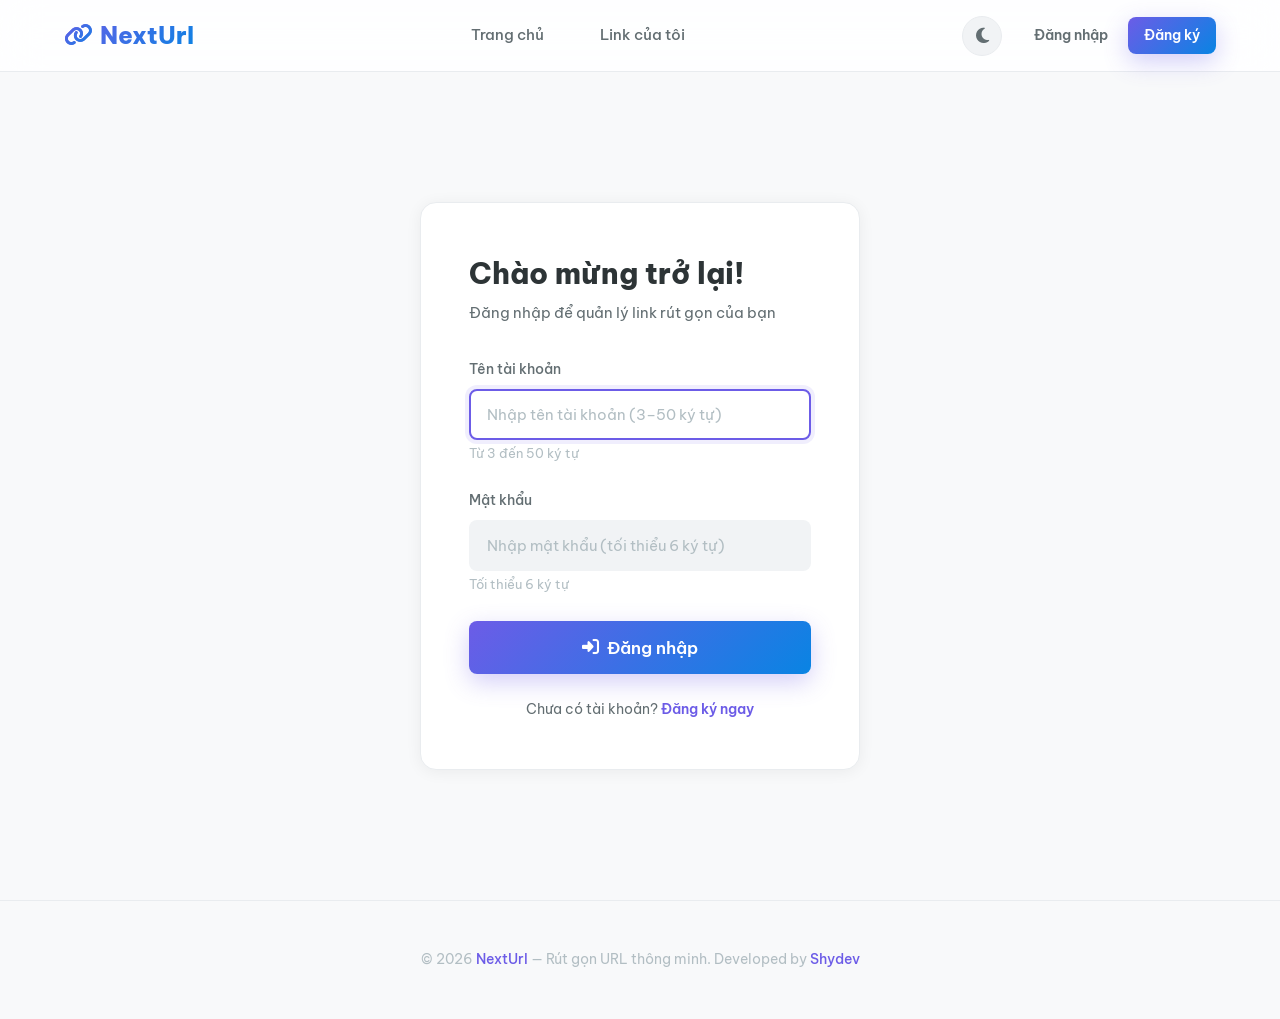
<file: dashboard.html>
<!DOCTYPE html>
<html lang="vi">
<head>
  <meta charset="UTF-8">
  <meta name="viewport" content="width=device-width, initial-scale=1.0">
  <title>Dashboard - Quản lý link rút gọn | NextUrl</title>
  <meta name="description" content="Quản lý tất cả link rút gọn của bạn tại một nơi. Xem thống kê, analytics và tạo link mới dễ dàng.">
  <meta name="robots" content="noindex, nofollow">
  
  <!-- Open Graph -->
  <meta property="og:type" content="website">
  <meta property="og:title" content="Dashboard - Quản lý link rút gọn">
  <meta property="og:description" content="Quản lý tất cả link rút gọn của bạn tại một nơi. Xem thống kê, analytics và tạo link mới dễ dàng.">
  
  <!-- Favicon -->
  <link rel="icon" type="image/svg+xml" href="favicon.svg">
  <link rel="icon" type="image/x-icon" href="favicon.ico">
  <link rel="apple-touch-icon" sizes="180x180" href="apple-touch-icon.png">
  <link rel="manifest" href="site.webmanifest">
  <meta name="theme-color" content="#6C5CE7">

  <!-- Google Fonts -->
  <link rel="preconnect" href="https://fonts.googleapis.com">
  <link rel="preconnect" href="https://fonts.gstatic.com" crossorigin>
  <link href="https://fonts.googleapis.com/css2?family=Be+Vietnam+Pro:wght@300;400;500;600;700;800&display=swap" rel="stylesheet">

  <!-- Font Awesome Icons -->
  <link rel="stylesheet" href="https://cdnjs.cloudflare.com/ajax/libs/font-awesome/6.5.1/css/all.min.css">

  <!-- Stylesheets -->
  <link rel="stylesheet" href="css/style.css">
  <link rel="stylesheet" href="css/responsive.css">
</head>
<body data-page="dashboard">
  <div class="page-wrapper">

    <!-- ===== NAVBAR ===== -->
    <nav class="navbar">
      <div class="container">
        <a href="index.html" class="nav-brand">
          <i class="fa-solid fa-link"></i>
          NextUrl
        </a>

        <div class="nav-links" id="nav-links">
          <a href="index.html">Trang chủ</a>
          <a href="dashboard.html" class="active">Link của tôi</a>
        </div>

        <div class="nav-actions">
          <button class="theme-toggle" id="theme-toggle" aria-label="Chuyển đổi giao diện">
            <i class="fa-solid fa-moon"></i>
          </button>
          <div id="auth-actions"></div>
          <button class="nav-mobile-toggle" id="nav-mobile-toggle" aria-label="Menu">
            <i class="fa-solid fa-bars"></i>
          </button>
        </div>
      </div>
    </nav>

    <!-- ===== MAIN CONTENT ===== -->
    <main class="page-content">
      <div class="container dashboard-page">

        <!-- Header + Search -->
        <div class="dashboard-header">
          <h1><i class="fa-solid fa-link" style="color: var(--primary);"></i> Link của tôi</h1>
          <div class="search-box">
            <i class="fa-solid fa-magnifying-glass"></i>
            <input
              type="text"
              id="search-input"
              placeholder="Tìm kiếm link..."
              aria-label="Tìm kiếm link"
            >
          </div>
        </div>

        <!-- Create Link Card -->
        <div class="card" style="margin-bottom: 2rem;">
          <h2 style="margin-bottom: 1rem; font-size: 1.25rem;">
            Rút gọn link mới 
            <small style="font-size: 0.75rem; color: var(--text-muted); font-weight: 400;">
              (Ctrl+Enter để gửi nhanh)
            </small>
          </h2>
          <form id="dashboard-shorten-form" class="form-group" style="display: flex; gap: 1rem; flex-wrap: wrap; margin-bottom: 0;">
            <div style="flex: 1; min-width: 250px;">
              <input type="url" id="dash-url-input" class="form-input" placeholder="Nhập URL dài (VD: https://example.com)" required>
            </div>
            <div style="flex: 0 1 250px;">
              <input type="text" id="dash-alias-input" class="form-input" placeholder="Alias (6-10 ký tự, tuỳ chọn)" maxlength="10">
            </div>
            <button type="submit" id="dash-shorten-btn" class="btn btn-primary" style="white-space: nowrap;">
              <i class="fa-solid fa-scissors"></i> Rút gọn
            </button>
          </form>
          
          <div id="dash-result-section" class="hidden" style="margin-top: 1.5rem; padding-top: 1.5rem; border-top: 1px solid var(--border);">
            <!-- Render kết quả -->
          </div>
        </div>

        <!-- Loading State -->
        <div class="page-loader" id="loading-state">
          <div class="loader-dots">
            <span></span>
            <span></span>
            <span></span>
          </div>
        </div>

        <!-- Empty State -->
        <div class="empty-state hidden" id="empty-state">
          <i class="fa-solid fa-link-slash"></i>
          <h3>Chưa có link nào</h3>
          <p>Bắt đầu bằng cách tạo link rút gọn đầu tiên của bạn.</p>
          <a href="index.html" class="btn btn-primary">
            <i class="fa-solid fa-plus"></i> Tạo link mới
          </a>
        </div>

        <!-- Table View (Desktop) -->
        <div class="card table-wrapper" style="padding: 0; overflow: hidden;">
          <table class="links-table">
            <thead>
              <tr>
                <th>Link rút gọn</th>
                <th>Link gốc</th>
                <th>Ngày tạo</th>
                <th style="min-width: 200px;">Hành động</th>
              </tr>
            </thead>
            <tbody id="links-table-body">
              <!-- Render bởi JS -->
            </tbody>
          </table>
        </div>

        <!-- Card View (Mobile) -->
        <div class="links-cards" id="links-cards">
          <!-- Render bởi JS -->
        </div>

      </div>
    </main>

    <!-- ===== FOOTER ===== -->
    <footer class="footer">
      <div class="container">
        <p>&copy; 2026 <a href="index.html">NextUrl</a> — Rút gọn URL thông minh. Developed by <a href="https://github.com/dargits/nexturl" target="_blank" rel="noopener noreferrer">Shydev</a></p>
      </div>
    </footer>

  </div>

  <!-- ===== QR CODE MODAL ===== -->
  <div class="modal-overlay" id="qr-modal">
    <div class="modal">
      <div class="modal-header">
        <h3><i class="fa-solid fa-qrcode"></i> Mã QR</h3>
        <button class="btn btn-ghost btn-icon" onclick="closeQRModal()" aria-label="Đóng">
          <i class="fa-solid fa-xmark"></i>
        </button>
      </div>
      <div class="modal-body">
        <img class="qr-image" src="" alt="QR Code" width="200" height="200">
        <p class="qr-url"></p>
      </div>
    </div>
  </div>

  <!-- ===== SCRIPTS ===== -->
  <script src="js/toast.js"></script>
  <script src="js/api.js"></script>
  <script src="js/auth.js"></script>
  <script src="js/main.js"></script>
</body>
</html>
</file>
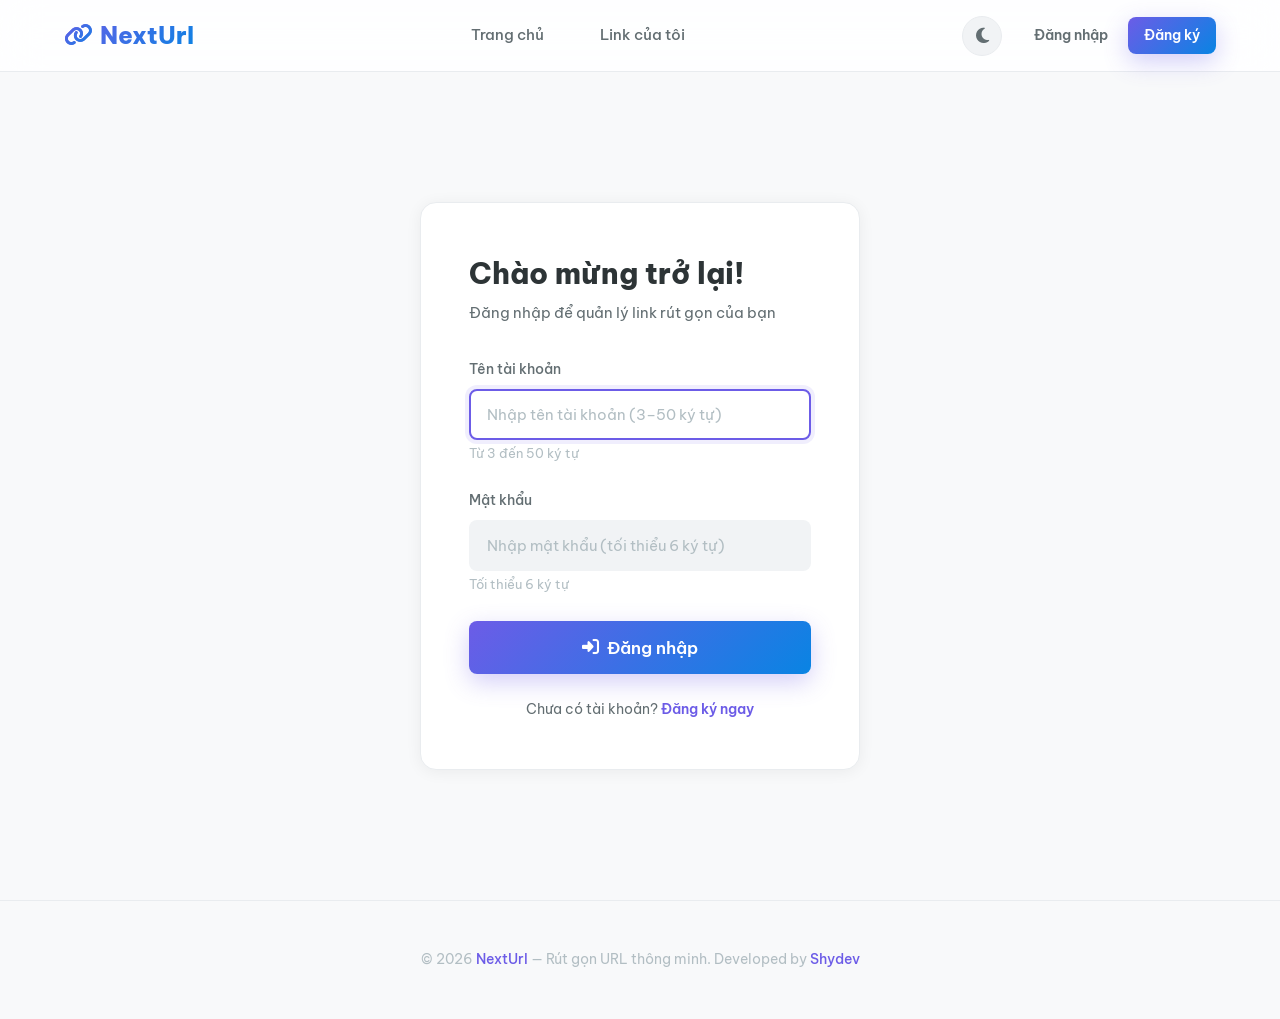
<file: login.html>
<!DOCTYPE html>
<html lang="vi">
<head>
  <meta charset="UTF-8">
  <meta name="viewport" content="width=device-width, initial-scale=1.0">
  <title>Đăng nhập - Truy cập tài khoản NextUrl</title>
  <meta name="description" content="Đăng nhập vào tài khoản NextUrl để quản lý link rút gọn của bạn. Truy cập analytics và tính năng nâng cao.">
  <meta name="robots" content="noindex, nofollow">
  
  <!-- Open Graph -->
  <meta property="og:type" content="website">
  <meta property="og:title" content="Đăng nhập - NextUrl">
  <meta property="og:description" content="Đăng nhập vào tài khoản NextUrl để quản lý link rút gọn của bạn.">
  
  <!-- Favicon -->
  <link rel="icon" type="image/svg+xml" href="favicon.svg">
  <link rel="icon" type="image/x-icon" href="favicon.ico">
  <link rel="apple-touch-icon" sizes="180x180" href="apple-touch-icon.png">
  <link rel="manifest" href="site.webmanifest">
  <meta name="theme-color" content="#6C5CE7">

  <!-- Google Fonts -->
  <link rel="preconnect" href="https://fonts.googleapis.com">
  <link rel="preconnect" href="https://fonts.gstatic.com" crossorigin>
  <link href="https://fonts.googleapis.com/css2?family=Be+Vietnam+Pro:wght@300;400;500;600;700;800&display=swap" rel="stylesheet">

  <!-- Font Awesome Icons -->
  <link rel="stylesheet" href="https://cdnjs.cloudflare.com/ajax/libs/font-awesome/6.5.1/css/all.min.css">

  <!-- Stylesheets -->
  <link rel="stylesheet" href="css/style.css">
  <link rel="stylesheet" href="css/responsive.css">
</head>
<body data-page="login">
  <div class="page-wrapper">

    <!-- ===== NAVBAR ===== -->
    <nav class="navbar">
      <div class="container">
        <a href="index.html" class="nav-brand">
          <i class="fa-solid fa-link"></i>
          NextUrl
        </a>

        <div class="nav-links" id="nav-links">
          <a href="index.html">Trang chủ</a>
          <a href="dashboard.html">Link của tôi</a>
        </div>

        <div class="nav-actions">
          <button class="theme-toggle" id="theme-toggle" aria-label="Chuyển đổi giao diện">
            <i class="fa-solid fa-moon"></i>
          </button>
          <div id="auth-actions"></div>
          <button class="nav-mobile-toggle" id="nav-mobile-toggle" aria-label="Menu">
            <i class="fa-solid fa-bars"></i>
          </button>
        </div>
      </div>
    </nav>

    <!-- ===== MAIN CONTENT ===== -->
    <main class="page-content">
      <div class="auth-page">
        <div class="card auth-card">

          <h1>Chào mừng trở lại!</h1>
          <p class="auth-subtitle">Đăng nhập để quản lý link rút gọn của bạn</p>

          <form id="login-form" autocomplete="off">
            <!-- Account -->
            <div class="form-group">
              <label for="login-account" class="form-label">Tên tài khoản</label>
              <input
                type="text"
                class="form-input"
                id="login-account"
                placeholder="Nhập tên tài khoản (3–50 ký tự)"
                minlength="3"
                maxlength="50"
                required
                autofocus
              >
              <span class="form-hint">Từ 3 đến 50 ký tự</span>
            </div>

            <!-- Password -->
            <div class="form-group">
              <label for="login-password" class="form-label">Mật khẩu</label>
              <input
                type="password"
                class="form-input"
                id="login-password"
                placeholder="Nhập mật khẩu (tối thiểu 6 ký tự)"
                minlength="6"
                required
              >
              <span class="form-hint">Tối thiểu 6 ký tự</span>
            </div>

            <!-- Submit -->
            <button type="submit" class="btn btn-primary btn-lg" style="width: 100%;">
              <i class="fa-solid fa-right-to-bracket"></i>
              Đăng nhập
            </button>
          </form>

          <div class="auth-footer">
            Chưa có tài khoản? <a href="register.html">Đăng ký ngay</a>
          </div>
        </div>
      </div>
    </main>

    <!-- ===== FOOTER ===== -->
    <footer class="footer">
      <div class="container">
        <p>&copy; 2026 <a href="index.html">NextUrl</a> — Rút gọn URL thông minh. Developed by <a href="https://github.com/dargits/nexturl" target="_blank" rel="noopener noreferrer">Shydev</a></p>
      </div>
    </footer>

  </div>

  <!-- ===== SCRIPTS ===== -->
  <script src="js/toast.js"></script>
  <script src="js/api.js"></script>
  <script src="js/auth.js"></script>
  <script src="js/main.js"></script>
</body>
</html>
</file>
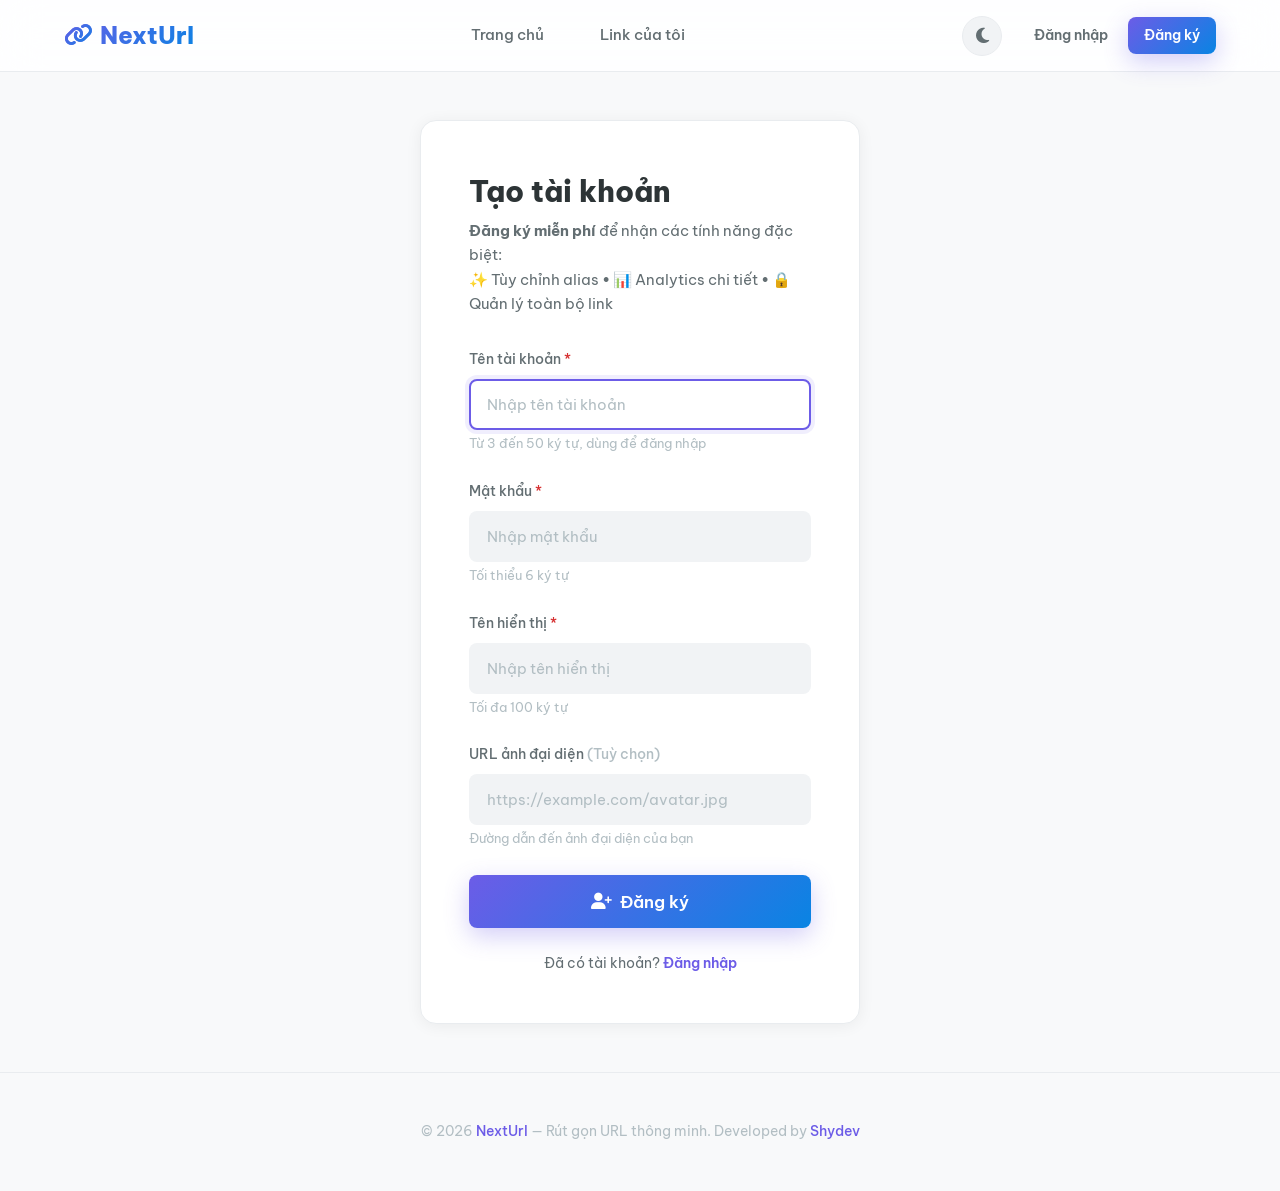
<file: register.html>
<!DOCTYPE html>
<html lang="vi">
<head>
  <meta charset="UTF-8">
  <meta name="viewport" content="width=device-width, initial-scale=1.0">
  <title>Đăng ký miễn phí - Tạo tài khoản NextUrl</title>
  <meta name="description" content="Tạo tài khoản NextUrl miễn phí để quản lý và theo dõi link rút gọn. Nhận analytics chi tiết và tính năng nâng cao.">
  <meta name="robots" content="index, follow">
  
  <!-- Open Graph -->
  <meta property="og:type" content="website">
  <meta property="og:title" content="Đăng ký miễn phí - NextUrl">
  <meta property="og:description" content="Tạo tài khoản NextUrl miễn phí để quản lý và theo dõi link rút gọn.">
  
  <!-- Favicon -->
  <link rel="icon" type="image/svg+xml" href="favicon.svg">
  <link rel="icon" type="image/x-icon" href="favicon.ico">
  <link rel="apple-touch-icon" sizes="180x180" href="apple-touch-icon.png">
  <link rel="manifest" href="site.webmanifest">
  <meta name="theme-color" content="#6C5CE7">

  <!-- Google Fonts -->
  <link rel="preconnect" href="https://fonts.googleapis.com">
  <link rel="preconnect" href="https://fonts.gstatic.com" crossorigin>
  <link href="https://fonts.googleapis.com/css2?family=Be+Vietnam+Pro:wght@300;400;500;600;700;800&display=swap" rel="stylesheet">

  <!-- Font Awesome Icons -->
  <link rel="stylesheet" href="https://cdnjs.cloudflare.com/ajax/libs/font-awesome/6.5.1/css/all.min.css">

  <!-- Stylesheets -->
  <link rel="stylesheet" href="css/style.css">
  <link rel="stylesheet" href="css/responsive.css">
</head>
<body data-page="register">
  <div class="page-wrapper">

    <!-- ===== NAVBAR ===== -->
    <nav class="navbar">
      <div class="container">
        <a href="index.html" class="nav-brand">
          <i class="fa-solid fa-link"></i>
          NextUrl
        </a>

        <div class="nav-links" id="nav-links">
          <a href="index.html">Trang chủ</a>
          <a href="dashboard.html">Link của tôi</a>
        </div>

        <div class="nav-actions">
          <button class="theme-toggle" id="theme-toggle" aria-label="Chuyển đổi giao diện">
            <i class="fa-solid fa-moon"></i>
          </button>
          <div id="auth-actions"></div>
          <button class="nav-mobile-toggle" id="nav-mobile-toggle" aria-label="Menu">
            <i class="fa-solid fa-bars"></i>
          </button>
        </div>
      </div>
    </nav>

    <!-- ===== MAIN CONTENT ===== -->
    <main class="page-content">
      <div class="auth-page">
        <div class="card auth-card">

          <h1>Tạo tài khoản</h1>
          <p class="auth-subtitle">
            <strong>Đăng ký miễn phí</strong> để nhận các tính năng đặc biệt:
            <br>✨ Tùy chỉnh alias • 📊 Analytics chi tiết • 🔒 Quản lý toàn bộ link
          </p>

          <form id="register-form" autocomplete="off">
            <!-- Account -->
            <div class="form-group">
              <label for="reg-account" class="form-label">Tên tài khoản <span style="color: var(--error);">*</span></label>
              <input
                type="text"
                class="form-input"
                id="reg-account"
                placeholder="Nhập tên tài khoản"
                minlength="3"
                maxlength="50"
                required
                autofocus
              >
              <span class="form-hint">Từ 3 đến 50 ký tự, dùng để đăng nhập</span>
            </div>

            <!-- Password -->
            <div class="form-group">
              <label for="reg-password" class="form-label">Mật khẩu <span style="color: var(--error);">*</span></label>
              <input
                type="password"
                class="form-input"
                id="reg-password"
                placeholder="Nhập mật khẩu"
                minlength="6"
                required
              >
              <span class="form-hint">Tối thiểu 6 ký tự</span>
            </div>

            <!-- User Name -->
            <div class="form-group">
              <label for="reg-username" class="form-label">Tên hiển thị <span style="color: var(--error);">*</span></label>
              <input
                type="text"
                class="form-input"
                id="reg-username"
                placeholder="Nhập tên hiển thị"
                maxlength="100"
                required
              >
              <span class="form-hint">Tối đa 100 ký tự</span>
            </div>

            <!-- Avatar URL (optional) -->
            <div class="form-group">
              <label for="reg-avatar" class="form-label">URL ảnh đại diện <span style="color: var(--text-muted);">(Tuỳ chọn)</span></label>
              <input
                type="url"
                class="form-input"
                id="reg-avatar"
                placeholder="https://example.com/avatar.jpg"
              >
              <span class="form-hint">Đường dẫn đến ảnh đại diện của bạn</span>
            </div>

            <!-- Submit -->
            <button type="submit" class="btn btn-primary btn-lg" style="width: 100%;">
              <i class="fa-solid fa-user-plus"></i>
              Đăng ký
            </button>
          </form>

          <div class="auth-footer">
            Đã có tài khoản? <a href="login.html">Đăng nhập</a>
          </div>
        </div>
      </div>
    </main>

    <!-- ===== FOOTER ===== -->
    <footer class="footer">
      <div class="container">
        <p>&copy; 2026 <a href="index.html">NextUrl</a> — Rút gọn URL thông minh. Developed by <a href="https://github.com/dargits/nexturl" target="_blank" rel="noopener noreferrer">Shydev</a></p>
      </div>
    </footer>

  </div>

  <!-- ===== SCRIPTS ===== -->
  <script src="js/toast.js"></script>
  <script src="js/api.js"></script>
  <script src="js/auth.js"></script>
  <script src="js/main.js"></script>
</body>
</html>
</file>
<file: css/style.css>
/* ============================================
   LINKSHORT — Design System & Global Styles
   Font: Be Vietnam Pro | Palette: Blue-Purple Gradient
   ============================================ */

/* --- Google Fonts Import --- */
@import url('https://fonts.googleapis.com/css2?family=Be+Vietnam+Pro:wght@300;400;500;600;700;800&display=swap');

/* ============================================
   1. CSS VARIABLES (Design Tokens)
   ============================================ */
:root {
  /* Primary gradient */
  --primary: #6C5CE7;
  --primary-dark: #5A4BD1;
  --primary-light: #A29BFE;
  --secondary: #0984E3;
  --accent: #00CEC9;
  --gradient-primary: linear-gradient(135deg, #6C5CE7 0%, #0984E3 100%);
  --gradient-hero: linear-gradient(135deg, #6C5CE7 0%, #0984E3 50%, #00CEC9 100%);
  --gradient-card: linear-gradient(135deg, rgba(108,92,231,0.05) 0%, rgba(9,132,227,0.05) 100%);

  /* Backgrounds */
  --bg-primary: #F8F9FA;
  --bg-secondary: #FFFFFF;
  --bg-card: #FFFFFF;
  --bg-input: #F1F3F5;
  --bg-hover: #E9ECEF;
  --bg-nav: rgba(255, 255, 255, 0.85);

  /* Text */
  --text-primary: #2D3436;
  --text-secondary: #636E72;
  --text-muted: #B2BEC3;
  --text-inverse: #FFFFFF;

  /* Borders */
  --border-color: #DEE2E6;
  --border-light: #E9ECEF;

  /* Status */
  --success: #00B894;
  --success-bg: rgba(0, 184, 148, 0.1);
  --error: #D63031;
  --error-bg: rgba(214, 48, 49, 0.1);
  --warning: #FDCB6E;
  --warning-dark: #E17055;
  --warning-bg: rgba(253, 203, 110, 0.15);
  --info: #74B9FF;
  --info-bg: rgba(116, 185, 255, 0.1);

  /* Spacing */
  --space-xs: 4px;
  --space-sm: 8px;
  --space-md: 16px;
  --space-lg: 24px;
  --space-xl: 32px;
  --space-2xl: 48px;
  --space-3xl: 64px;
  --space-4xl: 96px;

  /* Border Radius */
  --radius-sm: 8px;
  --radius-md: 12px;
  --radius-lg: 16px;
  --radius-xl: 24px;
  --radius-full: 9999px;

  /* Shadows */
  --shadow-sm: 0 1px 3px rgba(0, 0, 0, 0.06);
  --shadow-md: 0 4px 12px rgba(0, 0, 0, 0.08);
  --shadow-lg: 0 8px 30px rgba(0, 0, 0, 0.12);
  --shadow-xl: 0 16px 48px rgba(0, 0, 0, 0.15);
  --shadow-primary: 0 8px 24px rgba(108, 92, 231, 0.3);
  --shadow-card: 0 2px 16px rgba(0, 0, 0, 0.06);

  /* Transitions */
  --transition-fast: 0.15s ease;
  --transition-base: 0.25s ease;
  --transition-slow: 0.35s ease;

  /* Font */
  --font-family: 'Be Vietnam Pro', -apple-system, BlinkMacSystemFont, 'Segoe UI', sans-serif;

  /* Container */
  --container-max: 1200px;
  --nav-height: 72px;
}

/* ============================================
   1b. DARK MODE TOKENS
   ============================================ */
[data-theme="dark"] {
  --bg-primary: #0F0F1A;
  --bg-secondary: #1A1A2E;
  --bg-card: #1E1E32;
  --bg-input: #252540;
  --bg-hover: #2A2A45;
  --bg-nav: rgba(15, 15, 26, 0.9);

  --text-primary: #E8E8F0;
  --text-secondary: #A0A0B8;
  --text-muted: #6C6C85;

  --border-color: #2D2D48;
  --border-light: #252540;

  --gradient-card: linear-gradient(135deg, rgba(108,92,231,0.1) 0%, rgba(9,132,227,0.1) 100%);

  --shadow-sm: 0 1px 3px rgba(0, 0, 0, 0.2);
  --shadow-md: 0 4px 12px rgba(0, 0, 0, 0.3);
  --shadow-lg: 0 8px 30px rgba(0, 0, 0, 0.4);
  --shadow-xl: 0 16px 48px rgba(0, 0, 0, 0.5);
  --shadow-card: 0 2px 16px rgba(0, 0, 0, 0.2);
}

/* ============================================
   2. CSS RESET
   ============================================ */
*, *::before, *::after {
  margin: 0;
  padding: 0;
  box-sizing: border-box;
}

html {
  font-size: 16px;
  scroll-behavior: smooth;
  -webkit-font-smoothing: antialiased;
  -moz-osx-font-smoothing: grayscale;
}

body {
  font-family: var(--font-family);
  background-color: var(--bg-primary);
  color: var(--text-primary);
  line-height: 1.6;
  min-height: 100vh;
  transition: background-color var(--transition-base), color var(--transition-base);
}

a {
  color: var(--primary);
  text-decoration: none;
  transition: color var(--transition-fast);
}

a:hover {
  color: var(--primary-dark);
}

img {
  max-width: 100%;
  display: block;
}

ul, ol {
  list-style: none;
}

button {
  cursor: pointer;
  border: none;
  outline: none;
  font-family: inherit;
  font-size: inherit;
}

input, textarea, select {
  font-family: inherit;
  font-size: inherit;
  outline: none;
  border: none;
}

/* ============================================
   3. LAYOUT UTILITIES
   ============================================ */
.container {
  width: 100%;
  max-width: var(--container-max);
  margin: 0 auto;
  padding: 0 var(--space-lg);
}

.page-wrapper {
  min-height: 100vh;
  display: flex;
  flex-direction: column;
}

.page-content {
  flex: 1;
  padding-top: var(--nav-height);
}

/* ============================================
   4. NAVBAR
   ============================================ */
.navbar {
  position: fixed;
  top: 0;
  left: 0;
  right: 0;
  height: var(--nav-height);
  background: var(--bg-nav);
  backdrop-filter: blur(20px);
  -webkit-backdrop-filter: blur(20px);
  border-bottom: 1px solid var(--border-light);
  z-index: 1000;
  transition: background var(--transition-base), border-color var(--transition-base);
}

.navbar .container {
  display: flex;
  align-items: center;
  justify-content: space-between;
  height: 100%;
}

.nav-brand {
  display: flex;
  align-items: center;
  gap: var(--space-sm);
  font-size: 1.5rem;
  font-weight: 800;
  background: var(--gradient-primary);
  -webkit-background-clip: text;
  -webkit-text-fill-color: transparent;
  background-clip: text;
  text-decoration: none;
}

.nav-brand i {
  background: var(--gradient-primary);
  -webkit-background-clip: text;
  -webkit-text-fill-color: transparent;
  background-clip: text;
  font-size: 1.4rem;
}

.nav-links {
  display: flex;
  align-items: center;
  gap: var(--space-lg);
}

.nav-links a {
  color: var(--text-secondary);
  font-weight: 500;
  font-size: 0.95rem;
  padding: var(--space-sm) var(--space-md);
  border-radius: var(--radius-sm);
  transition: all var(--transition-fast);
  text-decoration: none;
}

.nav-links a:hover,
.nav-links a.active {
  color: var(--primary);
  background: rgba(108, 92, 231, 0.08);
}

.nav-actions {
  display: flex;
  align-items: center;
  gap: var(--space-md);
}

/* Dark mode toggle button */
.theme-toggle {
  width: 40px;
  height: 40px;
  border-radius: var(--radius-full);
  background: var(--bg-input);
  color: var(--text-secondary);
  display: flex;
  align-items: center;
  justify-content: center;
  font-size: 1.1rem;
  transition: all var(--transition-fast);
  border: 1px solid var(--border-light);
}

.theme-toggle:hover {
  background: var(--bg-hover);
  color: var(--primary);
  transform: rotate(15deg);
}

/* User avatar dropdown */
.user-menu {
  position: relative;
}

.user-avatar-btn {
  width: 40px;
  height: 40px;
  border-radius: var(--radius-full);
  background: var(--gradient-primary);
  color: var(--text-inverse);
  display: flex;
  align-items: center;
  justify-content: center;
  font-weight: 700;
  font-size: 0.95rem;
  cursor: pointer;
  transition: transform var(--transition-fast), box-shadow var(--transition-fast);
  overflow: hidden;
}

.user-avatar-btn img {
  width: 100%;
  height: 100%;
  object-fit: cover;
}

.user-avatar-btn:hover {
  transform: scale(1.05);
  box-shadow: var(--shadow-primary);
}

.user-dropdown {
  position: absolute;
  top: calc(100% + 8px);
  right: 0;
  min-width: 200px;
  background: var(--bg-card);
  border: 1px solid var(--border-color);
  border-radius: var(--radius-md);
  box-shadow: var(--shadow-lg);
  opacity: 0;
  visibility: hidden;
  transform: translateY(-8px);
  transition: all var(--transition-fast);
  z-index: 1001;
}

.user-dropdown.show {
  opacity: 1;
  visibility: visible;
  transform: translateY(0);
}

.user-dropdown-header {
  padding: var(--space-md);
  border-bottom: 1px solid var(--border-light);
}

.user-dropdown-header .user-name {
  font-weight: 600;
  color: var(--text-primary);
}

.user-dropdown-header .user-account {
  font-size: 0.85rem;
  color: var(--text-muted);
}

.user-dropdown a,
.user-dropdown button {
  display: flex;
  align-items: center;
  gap: var(--space-sm);
  width: 100%;
  padding: var(--space-sm) var(--space-md);
  color: var(--text-secondary);
  background: none;
  font-size: 0.9rem;
  transition: all var(--transition-fast);
  text-decoration: none;
  text-align: left;
}

.user-dropdown a:hover,
.user-dropdown button:hover {
  background: var(--bg-hover);
  color: var(--primary);
}

.user-dropdown .logout-btn {
  color: var(--error);
  border-top: 1px solid var(--border-light);
}

.user-dropdown .logout-btn:hover {
  background: var(--error-bg);
}

/* Mobile menu toggle */
.nav-mobile-toggle {
  display: none;
  width: 40px;
  height: 40px;
  border-radius: var(--radius-sm);
  background: var(--bg-input);
  color: var(--text-secondary);
  align-items: center;
  justify-content: center;
  font-size: 1.2rem;
}

/* ============================================
   5. BUTTONS
   ============================================ */
.btn {
  display: inline-flex;
  align-items: center;
  justify-content: center;
  gap: var(--space-sm);
  padding: 12px 24px;
  border-radius: var(--radius-sm);
  font-weight: 600;
  font-size: 0.95rem;
  transition: all var(--transition-fast);
  position: relative;
  overflow: hidden;
  white-space: nowrap;
}

.btn-primary {
  background: var(--gradient-primary);
  color: var(--text-inverse);
  box-shadow: var(--shadow-primary);
}

.btn-primary:hover {
  transform: translateY(-2px);
  box-shadow: 0 12px 32px rgba(108, 92, 231, 0.4);
}

.btn-primary:active {
  transform: translateY(0);
}

.btn-secondary {
  background: var(--bg-input);
  color: var(--text-primary);
  border: 1px solid var(--border-color);
}

.btn-secondary:hover {
  background: var(--bg-hover);
  border-color: var(--primary-light);
}

.btn-outline {
  background: transparent;
  color: var(--primary);
  border: 2px solid var(--primary);
}

.btn-outline:hover {
  background: var(--primary);
  color: var(--text-inverse);
}

.btn-ghost {
  background: transparent;
  color: var(--text-secondary);
  padding: 8px 16px;
}

.btn-ghost:hover {
  background: var(--bg-hover);
  color: var(--primary);
}

.btn-sm {
  padding: 8px 16px;
  font-size: 0.85rem;
}

.btn-lg {
  padding: 16px 32px;
  font-size: 1.05rem;
}

.btn-icon {
  width: 40px;
  height: 40px;
  padding: 0;
  border-radius: var(--radius-sm);
}

.btn:disabled,
.btn.loading {
  opacity: 0.7;
  pointer-events: none;
}

/* Loading spinner inside button */
.btn .spinner {
  width: 18px;
  height: 18px;
  border: 2px solid transparent;
  border-top-color: currentColor;
  border-radius: 50%;
  animation: spin 0.6s linear infinite;
}

/* ============================================
   6. FORM INPUTS
   ============================================ */
.form-group {
  margin-bottom: var(--space-lg);
}

.form-label {
  display: block;
  margin-bottom: var(--space-sm);
  font-weight: 500;
  font-size: 0.9rem;
  color: var(--text-secondary);
}

.form-input {
  width: 100%;
  padding: 14px 16px;
  background: var(--bg-input);
  border: 2px solid transparent;
  border-radius: var(--radius-sm);
  color: var(--text-primary);
  font-size: 0.95rem;
  transition: all var(--transition-fast);
}

.form-input:focus {
  background: var(--bg-secondary);
  border-color: var(--primary);
  box-shadow: 0 0 0 4px rgba(108, 92, 231, 0.1);
}

.form-input::placeholder {
  color: var(--text-muted);
}

.form-input.error {
  border-color: var(--error);
  box-shadow: 0 0 0 4px rgba(214, 48, 49, 0.1);
}

.form-hint {
  margin-top: var(--space-xs);
  font-size: 0.8rem;
  color: var(--text-muted);
}

.form-error {
  margin-top: var(--space-xs);
  font-size: 0.8rem;
  color: var(--error);
  display: none;
}

.form-error.show {
  display: block;
}

/* Big URL input on hero */
.url-input-group {
  display: flex;
  align-items: stretch;
  background: var(--bg-secondary);
  border: 2px solid var(--border-color);
  border-radius: var(--radius-lg);
  overflow: hidden;
  box-shadow: var(--shadow-lg);
  transition: all var(--transition-fast);
  max-width: 720px;
  margin: 0 auto;
  position: relative;
}

.url-input-group::before {
  content: '';
  position: absolute;
  top: 0;
  left: 0;
  right: 0;
  bottom: 0;
  background: var(--gradient-primary);
  opacity: 0;
  transition: opacity var(--transition-fast);
  border-radius: inherit;
  z-index: -1;
}

.url-input-group:hover {
  transform: translateY(-2px);
  box-shadow: var(--shadow-xl);
}

.url-input-group:focus-within {
  border-color: var(--primary);
  box-shadow: 0 8px 30px rgba(108, 92, 231, 0.2);
}

.url-input-group:focus-within::before {
  opacity: 0.05;
}

.url-input-group .form-input {
  flex: 1;
  border: none;
  background: transparent;
  padding: 20px 24px;
  font-size: 1.1rem;
  color: var(--text-primary);
  font-weight: 500;
}

.url-input-group .form-input:focus {
  box-shadow: none;
}

.url-input-group .form-input::placeholder {
  color: var(--text-muted);
  font-weight: 400;
}

.url-input-group .btn {
  border-radius: 0 14px 14px 0;
  padding: 20px 32px;
  font-size: 1.05rem;
  font-weight: 700;
  position: relative;
  overflow: hidden;
}

.url-input-group .btn::before {
  content: '';
  position: absolute;
  top: 0;
  left: -100%;
  width: 100%;
  height: 100%;
  background: linear-gradient(90deg, transparent, rgba(255,255,255,0.2), transparent);
  transition: left 0.5s ease;
}

.url-input-group .btn:hover::before {
  left: 100%;
}

/* ============================================
   7. CARDS
   ============================================ */
.card {
  background: var(--bg-card);
  border: 1px solid var(--border-light);
  border-radius: var(--radius-lg);
  padding: var(--space-xl);
  box-shadow: var(--shadow-card);
  transition: all var(--transition-base);
}

.card:hover {
  box-shadow: var(--shadow-md);
}

.card-gradient {
  background: var(--gradient-card);
  border: 1px solid var(--border-light);
}

/* Result card (after shortening) */
.result-card {
  background: var(--bg-card);
  border: 2px solid var(--primary-light);
  border-radius: var(--radius-lg);
  padding: var(--space-xl);
  box-shadow: var(--shadow-md);
  animation: slideUp 0.4s ease;
  max-width: 720px;
  margin: var(--space-xl) auto 0;
}

.result-card .short-url {
  font-size: 1.2rem;
  font-weight: 700;
  color: var(--primary);
  word-break: break-all;
}

.result-card .original-url {
  font-size: 0.85rem;
  color: var(--text-muted);
  margin-top: var(--space-xs);
  white-space: nowrap;
  overflow: hidden;
  text-overflow: ellipsis;
}

.result-actions {
  display: flex;
  gap: var(--space-sm);
  margin-top: var(--space-md);
  flex-wrap: wrap;
}

/* Feature cards */
.feature-card {
  text-align: center;
  padding: var(--space-2xl) var(--space-xl);
}

.feature-card .feature-icon {
  width: 64px;
  height: 64px;
  border-radius: var(--radius-md);
  background: var(--gradient-card);
  display: flex;
  align-items: center;
  justify-content: center;
  margin: 0 auto var(--space-md);
  font-size: 1.5rem;
  color: var(--primary);
  border: 1px solid var(--border-light);
}

.feature-card h3 {
  font-size: 1.1rem;
  font-weight: 700;
  margin-bottom: var(--space-sm);
  color: var(--text-primary);
}

.feature-card p {
  font-size: 0.9rem;
  color: var(--text-secondary);
  line-height: 1.6;
}

/* ============================================
   8. HERO SECTION
   ============================================ */
.hero {
  padding: var(--space-4xl) 0 var(--space-3xl);
  text-align: center;
  position: relative;
  overflow: hidden;
  min-height: 70vh;
  display: flex;
  align-items: center;
}

.hero::before {
  content: '';
  position: absolute;
  top: -50%;
  left: -20%;
  width: 140%;
  height: 200%;
  background: radial-gradient(ellipse at 30% 20%, rgba(108, 92, 231, 0.12) 0%, transparent 60%),
              radial-gradient(ellipse at 70% 60%, rgba(9, 132, 227, 0.08) 0%, transparent 50%),
              radial-gradient(ellipse at 50% 90%, rgba(0, 206, 201, 0.06) 0%, transparent 40%);
  pointer-events: none;
  z-index: 0;
  animation: float 20s ease-in-out infinite;
}

[data-theme="dark"] .hero::before {
  background: radial-gradient(ellipse at 30% 20%, rgba(108, 92, 231, 0.2) 0%, transparent 60%),
              radial-gradient(ellipse at 70% 60%, rgba(9, 132, 227, 0.15) 0%, transparent 50%),
              radial-gradient(ellipse at 50% 90%, rgba(0, 206, 201, 0.1) 0%, transparent 40%);
}

.hero > * {
  position: relative;
  z-index: 1;
}

.hero .container {
  width: 100%;
}

.hero-badge {
  display: inline-flex;
  align-items: center;
  gap: var(--space-sm);
  padding: 8px 20px;
  background: var(--gradient-card);
  border: 1px solid var(--primary-light);
  border-radius: var(--radius-full);
  font-size: 0.9rem;
  font-weight: 600;
  color: var(--primary);
  margin-bottom: var(--space-xl);
  animation: pulse 3s ease-in-out infinite;
}

.hero h1 {
  font-size: 3.5rem;
  font-weight: 900;
  line-height: 1.1;
  max-width: 800px;
  margin: 0 auto var(--space-lg);
  background: var(--gradient-primary);
  -webkit-background-clip: text;
  -webkit-text-fill-color: transparent;
  background-clip: text;
  position: relative;
}

.hero h1::after {
  content: '';
  position: absolute;
  bottom: -10px;
  left: 50%;
  transform: translateX(-50%);
  width: 80px;
  height: 4px;
  background: var(--gradient-primary);
  border-radius: 2px;
}

.hero .subtitle {
  font-size: 1.2rem;
  color: var(--text-secondary);
  max-width: 600px;
  margin: 0 auto var(--space-2xl);
  line-height: 1.7;
  font-weight: 400;
}

/* ============================================
   9. FEATURES GRID
   ============================================ */
.features-section {
  padding: var(--space-3xl) 0;
}

.section-header {
  text-align: center;
  margin-bottom: var(--space-2xl);
}

.section-header h2 {
  font-size: 2rem;
  font-weight: 800;
  color: var(--text-primary);
  margin-bottom: var(--space-sm);
}

.section-header p {
  font-size: 1rem;
  color: var(--text-secondary);
  max-width: 500px;
  margin: 0 auto;
}

.features-grid {
  display: grid;
  grid-template-columns: repeat(4, 1fr);
  gap: var(--space-lg);
}

/* ============================================
   10. AUTH FORMS (Login / Register)
   ============================================ */
.auth-page {
  display: flex;
  align-items: center;
  justify-content: center;
  min-height: calc(100vh - var(--nav-height));
  padding: var(--space-2xl) var(--space-lg);
}

.auth-card {
  width: 100%;
  max-width: 440px;
  padding: var(--space-2xl);
}

.auth-card h1 {
  font-size: 1.8rem;
  font-weight: 800;
  margin-bottom: var(--space-xs);
  color: var(--text-primary);
}

.auth-card .auth-subtitle {
  font-size: 0.95rem;
  color: var(--text-secondary);
  margin-bottom: var(--space-xl);
}

.auth-card .auth-footer {
  text-align: center;
  margin-top: var(--space-lg);
  font-size: 0.9rem;
  color: var(--text-secondary);
}

.auth-card .auth-footer a {
  font-weight: 600;
}

/* ============================================
   11. DASHBOARD
   ============================================ */
.dashboard-page {
  padding: var(--space-2xl) 0;
}

.dashboard-header {
  display: flex;
  align-items: center;
  justify-content: space-between;
  margin-bottom: var(--space-xl);
  flex-wrap: wrap;
  gap: var(--space-md);
}

.dashboard-header h1 {
  font-size: 1.8rem;
  font-weight: 800;
}

.search-box {
  display: flex;
  align-items: center;
  gap: var(--space-sm);
  background: var(--bg-input);
  border: 1px solid var(--border-color);
  border-radius: var(--radius-sm);
  padding: 8px 16px;
  min-width: 280px;
  transition: all var(--transition-fast);
}

.search-box:focus-within {
  border-color: var(--primary);
  box-shadow: 0 0 0 3px rgba(108, 92, 231, 0.1);
}

.search-box i {
  color: var(--text-muted);
  font-size: 0.9rem;
}

.search-box input {
  flex: 1;
  background: transparent;
  color: var(--text-primary);
  font-size: 0.9rem;
}

.search-box input::placeholder {
  color: var(--text-muted);
}

/* Links table (desktop) */
.links-table {
  width: 100%;
  border-collapse: separate;
  border-spacing: 0;
}

.links-table thead th {
  text-align: left;
  padding: var(--space-md) var(--space-md);
  font-size: 0.8rem;
  font-weight: 600;
  text-transform: uppercase;
  letter-spacing: 0.5px;
  color: var(--text-muted);
  border-bottom: 1px solid var(--border-light);
}

.links-table tbody tr {
  transition: background var(--transition-fast);
}

.links-table tbody tr:hover {
  background: var(--bg-hover);
}

.links-table tbody td {
  padding: var(--space-md);
  font-size: 0.9rem;
  border-bottom: 1px solid var(--border-light);
  vertical-align: middle;
}

.links-table .link-short {
  font-weight: 600;
  color: var(--primary);
}

.links-table .link-original {
  max-width: 300px;
  white-space: nowrap;
  overflow: hidden;
  text-overflow: ellipsis;
  color: var(--text-secondary);
  font-size: 0.85rem;
}

.links-table .link-date {
  color: var(--text-muted);
  font-size: 0.85rem;
}

.links-table .link-actions {
  display: flex;
  gap: var(--space-xs);
  align-items: center;
}

/* Links card view (mobile) */
.links-cards {
  display: none;
  flex-direction: column;
  gap: var(--space-md);
}

.link-card-item {
  padding: var(--space-md);
}

.link-card-item .link-card-short {
  font-weight: 700;
  color: var(--primary);
  font-size: 1rem;
  margin-bottom: var(--space-xs);
  word-break: break-all;
}

.link-card-item .link-card-original {
  font-size: 0.85rem;
  color: var(--text-secondary);
  white-space: nowrap;
  overflow: hidden;
  text-overflow: ellipsis;
  margin-bottom: var(--space-sm);
}

.link-card-item .link-card-date {
  font-size: 0.8rem;
  color: var(--text-muted);
  margin-bottom: var(--space-md);
}

.link-card-item .link-card-actions {
  display: flex;
  gap: var(--space-sm);
  flex-wrap: wrap;
}

/* Empty state */
.empty-state {
  text-align: center;
  padding: var(--space-4xl) var(--space-lg);
}

.empty-state i {
  font-size: 3rem;
  color: var(--text-muted);
  margin-bottom: var(--space-md);
}

.empty-state h3 {
  font-size: 1.2rem;
  font-weight: 600;
  color: var(--text-secondary);
  margin-bottom: var(--space-sm);
}

.empty-state p {
  color: var(--text-muted);
  font-size: 0.9rem;
  margin-bottom: var(--space-lg);
}

/* ============================================
   12. ANALYTICS PAGE
   ============================================ */
.analytics-page {
  padding: var(--space-2xl) 0;
}

.analytics-header {
  margin-bottom: var(--space-xl);
}

.analytics-header .back-link {
  display: inline-flex;
  align-items: center;
  gap: var(--space-sm);
  color: var(--text-secondary);
  font-size: 0.9rem;
  font-weight: 500;
  margin-bottom: var(--space-md);
  transition: color var(--transition-fast);
}

.analytics-header .back-link:hover {
  color: var(--primary);
}

.analytics-header h1 {
  font-size: 1.8rem;
  font-weight: 800;
  margin-bottom: var(--space-sm);
}

.analytics-header .analytics-url {
  color: var(--text-secondary);
  font-size: 0.9rem;
  word-break: break-all;
}

/* Stats cards */
.stats-grid {
  display: grid;
  grid-template-columns: repeat(3, 1fr);
  gap: var(--space-md);
  margin-bottom: var(--space-xl);
}

.stat-card {
  padding: var(--space-xl);
  text-align: center;
}

.stat-card .stat-value {
  font-size: 2.2rem;
  font-weight: 800;
  background: var(--gradient-primary);
  -webkit-background-clip: text;
  -webkit-text-fill-color: transparent;
  background-clip: text;
  line-height: 1.2;
}

.stat-card .stat-label {
  font-size: 0.85rem;
  color: var(--text-muted);
  font-weight: 500;
  margin-top: var(--space-xs);
}

/* Chart container */
.chart-card {
  padding: var(--space-xl);
  margin-bottom: var(--space-xl);
}

.chart-card h3 {
  font-size: 1.1rem;
  font-weight: 700;
  margin-bottom: var(--space-md);
  color: var(--text-primary);
}

.chart-container {
  position: relative;
  width: 100%;
  max-height: 350px;
}

/* Click logs table */
.clicks-table-wrapper {
  overflow-x: auto;
}

.clicks-table {
  width: 100%;
  border-collapse: separate;
  border-spacing: 0;
}

.clicks-table thead th {
  text-align: left;
  padding: var(--space-md);
  font-size: 0.8rem;
  font-weight: 600;
  text-transform: uppercase;
  letter-spacing: 0.5px;
  color: var(--text-muted);
  border-bottom: 1px solid var(--border-light);
  white-space: nowrap;
}

.clicks-table tbody td {
  padding: var(--space-md);
  font-size: 0.9rem;
  border-bottom: 1px solid var(--border-light);
}

.clicks-table tbody tr:hover {
  background: var(--bg-hover);
}

/* Status badges */
.badge {
  display: inline-flex;
  align-items: center;
  padding: 4px 10px;
  border-radius: var(--radius-full);
  font-size: 0.75rem;
  font-weight: 600;
}

.badge-success {
  background: var(--success-bg);
  color: var(--success);
}

.badge-error {
  background: var(--error-bg);
  color: var(--error);
}

/* ============================================
   13. TOAST NOTIFICATIONS
   ============================================ */
.toast-container {
  position: fixed;
  top: calc(var(--nav-height) + 16px);
  right: 16px;
  z-index: 9999;
  display: flex;
  flex-direction: column;
  gap: var(--space-sm);
  pointer-events: none;
}

.toast {
  display: flex;
  align-items: flex-start;
  gap: var(--space-md);
  padding: var(--space-md) var(--space-lg);
  min-width: 320px;
  max-width: 420px;
  background: var(--bg-card);
  border-radius: var(--radius-md);
  box-shadow: var(--shadow-lg);
  border-left: 4px solid;
  pointer-events: all;
  animation: toastSlideIn 0.35s ease;
  transition: all var(--transition-base);
}

.toast.hiding {
  animation: toastSlideOut 0.3s ease forwards;
}

.toast-success { border-left-color: var(--success); }
.toast-error { border-left-color: var(--error); }
.toast-warning { border-left-color: var(--warning-dark); }
.toast-info { border-left-color: var(--info); }

.toast-icon {
  flex-shrink: 0;
  width: 24px;
  height: 24px;
  border-radius: var(--radius-full);
  display: flex;
  align-items: center;
  justify-content: center;
  font-size: 0.8rem;
}

.toast-success .toast-icon { background: var(--success-bg); color: var(--success); }
.toast-error .toast-icon { background: var(--error-bg); color: var(--error); }
.toast-warning .toast-icon { background: var(--warning-bg); color: var(--warning-dark); }
.toast-info .toast-icon { background: var(--info-bg); color: var(--info); }

.toast-content {
  flex: 1;
}

.toast-title {
  font-weight: 600;
  font-size: 0.9rem;
  color: var(--text-primary);
  margin-bottom: 2px;
}

.toast-message {
  font-size: 0.85rem;
  color: var(--text-secondary);
  line-height: 1.4;
}

.toast-close {
  flex-shrink: 0;
  width: 24px;
  height: 24px;
  border-radius: var(--radius-full);
  background: transparent;
  color: var(--text-muted);
  display: flex;
  align-items: center;
  justify-content: center;
  font-size: 0.8rem;
  transition: all var(--transition-fast);
  cursor: pointer;
}

.toast-close:hover {
  background: var(--bg-hover);
  color: var(--text-primary);
}

/* Toast progress bar */
.toast-progress {
  position: absolute;
  bottom: 0;
  left: 4px;
  right: 0;
  height: 3px;
  border-radius: 0 0 var(--radius-md) 0;
  overflow: hidden;
}

.toast-progress-bar {
  height: 100%;
  border-radius: inherit;
  animation: toastProgress 3.5s linear forwards;
}

.toast-success .toast-progress-bar { background: var(--success); }
.toast-error .toast-progress-bar { background: var(--error); }
.toast-warning .toast-progress-bar { background: var(--warning-dark); }
.toast-info .toast-progress-bar { background: var(--info); }

/* ============================================
   14. MODAL (QR Code)
   ============================================ */
.modal-overlay {
  position: fixed;
  inset: 0;
  background: rgba(0, 0, 0, 0.5);
  backdrop-filter: blur(4px);
  z-index: 5000;
  display: flex;
  align-items: center;
  justify-content: center;
  opacity: 0;
  visibility: hidden;
  transition: all var(--transition-base);
}

.modal-overlay.show {
  opacity: 1;
  visibility: visible;
}

.modal {
  background: var(--bg-card);
  border-radius: var(--radius-lg);
  padding: var(--space-xl);
  box-shadow: var(--shadow-xl);
  max-width: 400px;
  width: 90%;
  transform: scale(0.9);
  transition: transform var(--transition-base);
}

.modal-overlay.show .modal {
  transform: scale(1);
}

.modal-header {
  display: flex;
  align-items: center;
  justify-content: space-between;
  margin-bottom: var(--space-lg);
}

.modal-header h3 {
  font-size: 1.1rem;
  font-weight: 700;
}

.modal-body {
  text-align: center;
}

.modal-body img {
  margin: 0 auto;
  border-radius: var(--radius-sm);
}

.modal-body p {
  margin-top: var(--space-md);
  font-size: 0.9rem;
  color: var(--text-secondary);
  word-break: break-all;
}

/* ============================================
   15. FOOTER
   ============================================ */
.footer {
  padding: var(--space-2xl) 0;
  border-top: 1px solid var(--border-light);
  text-align: center;
}

.footer p {
  font-size: 0.85rem;
  color: var(--text-muted);
}

.footer a {
  color: var(--primary);
  font-weight: 500;
}

/* ============================================
   16. LOADING STATE
   ============================================ */
.page-loader {
  display: flex;
  align-items: center;
  justify-content: center;
  padding: var(--space-4xl);
}

.loader-dots {
  display: flex;
  gap: var(--space-sm);
}

.loader-dots span {
  width: 10px;
  height: 10px;
  background: var(--primary);
  border-radius: 50%;
  animation: bounce 1.2s ease-in-out infinite;
}

.loader-dots span:nth-child(2) { animation-delay: 0.15s; }
.loader-dots span:nth-child(3) { animation-delay: 0.3s; }

/* CTA Registration Section */
.cta-registration {
  max-width: 720px;
  margin: var(--space-2xl) auto 0;
  padding: var(--space-xl);
  background: var(--gradient-card);
  border: 2px solid var(--primary-light);
  border-radius: var(--radius-lg);
  text-align: center;
  position: relative;
  overflow: hidden;
}

.cta-registration::before {
  content: '';
  position: absolute;
  top: 0;
  left: 0;
  right: 0;
  height: 4px;
  background: var(--gradient-primary);
}

.cta-registration h3 {
  font-size: 1.3rem;
  font-weight: 700;
  color: var(--primary);
  margin-bottom: var(--space-sm);
  display: flex;
  align-items: center;
  justify-content: center;
  gap: var(--space-sm);
}

.cta-registration p {
  font-size: 0.95rem;
  color: var(--text-secondary);
  margin-bottom: var(--space-lg);
  line-height: 1.6;
}

.cta-buttons {
  display: flex;
  gap: var(--space-md);
  justify-content: center;
  flex-wrap: wrap;
}

.cta-buttons .btn {
  min-width: 160px;
}

/* Login prompt banner */
.login-prompt {
  text-align: center;
  padding: var(--space-md);
  background: var(--gradient-card);
  border: 1px solid var(--border-light);
  border-radius: var(--radius-sm);
  margin-top: var(--space-md);
  font-size: 0.9rem;
  color: var(--text-secondary);
  max-width: 720px;
  margin-left: auto;
  margin-right: auto;
}

.login-prompt a {
  font-weight: 600;
}

/* ============================================
   17. ANIMATIONS
   ============================================ */
@keyframes spin {
  to { transform: rotate(360deg); }
}

@keyframes slideUp {
  from {
    opacity: 0;
    transform: translateY(20px);
  }
  to {
    opacity: 1;
    transform: translateY(0);
  }
}

@keyframes fadeIn {
  from { opacity: 0; }
  to { opacity: 1; }
}

@keyframes toastSlideIn {
  from {
    opacity: 0;
    transform: translateX(100px);
  }
  to {
    opacity: 1;
    transform: translateX(0);
  }
}

@keyframes toastSlideOut {
  from {
    opacity: 1;
    transform: translateX(0);
  }
  to {
    opacity: 0;
    transform: translateX(100px);
  }
}

@keyframes toastProgress {
  from { width: 100%; }
  to { width: 0%; }
}

@keyframes bounce {
  0%, 80%, 100% {
    transform: scale(0.6);
    opacity: 0.4;
  }
  40% {
    transform: scale(1);
    opacity: 1;
  }
}

@keyframes float {
  0%, 100% { transform: translateY(0px) rotate(0deg); }
  33% { transform: translateY(-20px) rotate(2deg); }
  66% { transform: translateY(-10px) rotate(-1deg); }
}

@keyframes pulse {
  0%, 100% { transform: scale(1); }
  50% { transform: scale(1.05); }
}

@keyframes glow {
  0%, 100% { 
    box-shadow: 0 0 5px rgba(108, 92, 231, 0.3);
  }
  50% { 
    box-shadow: 0 0 20px rgba(108, 92, 231, 0.6), 0 0 30px rgba(108, 92, 231, 0.4);
  }
}

/* Utility: hidden */
.hidden {
  display: none !important;
}

/* Utility: text truncate */
.text-truncate {
  white-space: nowrap;
  overflow: hidden;
  text-overflow: ellipsis;
}
</file>
<file: css/responsive.css>
/* ============================================
   RESPONSIVE STYLES
   Breakpoints: Mobile (<480px), Tablet (480–1024px), Desktop (>1024px)
   ============================================ */

/* ============================================
   TABLET & BELOW (max-width: 1024px)
   ============================================ */
@media (max-width: 1024px) {
  /* Features grid: 2 columns */
  .features-grid {
    grid-template-columns: repeat(2, 1fr);
    gap: var(--space-lg);
  }

  /* Stats grid: 3 columns still */
  .stats-grid {
    grid-template-columns: repeat(3, 1fr);
  }

  /* Hero */
  .hero {
    min-height: 60vh;
  }
  
  .hero h1 {
    font-size: 2.8rem;
  }

  .hero .subtitle {
    font-size: 1.1rem;
  }

  /* Dashboard search */
  .dashboard-header {
    flex-direction: column;
    align-items: stretch;
  }

  .search-box {
    min-width: unset;
  }

  /* CTA buttons responsive */
  .cta-buttons {
    flex-direction: row;
    gap: var(--space-sm);
  }
}

/* ============================================
   MOBILE-LANDSCAPE & TABLET (max-width: 768px)
   ============================================ */
@media (max-width: 768px) {
  :root {
    --nav-height: 64px;
  }

  /* Navbar: show mobile toggle, hide desktop links */
  .nav-links {
    position: fixed;
    top: var(--nav-height);
    left: 0;
    right: 0;
    background: var(--bg-secondary);
    border-bottom: 1px solid var(--border-light);
    flex-direction: column;
    padding: var(--space-md) var(--space-lg);
    gap: var(--space-sm);
    transform: translateY(-120%);
    opacity: 0;
    transition: all var(--transition-base);
    box-shadow: var(--shadow-md);
    z-index: 999;
  }

  .nav-links.open {
    transform: translateY(0);
    opacity: 1;
  }

  .nav-links a {
    width: 100%;
    padding: var(--space-md);
    text-align: center;
  }

  .nav-mobile-toggle {
    display: flex;
  }

  /* Hero */
  .hero {
    padding: var(--space-3xl) 0 var(--space-2xl);
  }

  .hero h1 {
    font-size: 2rem;
  }

  .hero .subtitle {
    font-size: 0.95rem;
  }

  /* CTA Registration - Tablet responsive */
  .cta-registration {
    margin: var(--space-xl) 0 0;
  }

  .cta-registration h3 {
    font-size: 1.2rem;
  }

  .cta-buttons {
    gap: var(--space-sm);
  }

  /* URL input: stack vertical */
  .url-input-group {
    flex-direction: column;
    border-radius: var(--radius-md);
  }

  .url-input-group .form-input {
    padding: 16px;
    font-size: 0.95rem;
  }

  .url-input-group .btn {
    border-radius: 0 0 var(--radius-md) var(--radius-md);
    padding: 16px;
  }

  /* Dashboard: hide table, show cards */
  .table-wrapper {
    display: none;
  }

  .links-cards {
    display: flex;
  }

  /* Stats grid: stack */
  .stats-grid {
    grid-template-columns: 1fr;
  }

  /* Toast */
  .toast-container {
    left: 16px;
    right: 16px;
  }

  .toast {
    min-width: unset;
    max-width: unset;
    width: 100%;
  }

  /* Auth card */
  .auth-card {
    padding: var(--space-xl);
  }

  /* Result card */
  .result-card {
    padding: var(--space-lg);
  }

  .result-actions {
    flex-direction: column;
  }

  .result-actions .btn {
    width: 100%;
  }

  /* Section headers */
  .section-header h2 {
    font-size: 1.6rem;
  }

  /* Clicks table scroll */
  .clicks-table-wrapper {
    margin: 0 calc(-1 * var(--space-lg));
    padding: 0 var(--space-lg);
  }

  /* Dashboard form improvements */
  .dashboard-page .card form {
    flex-direction: column;
    align-items: stretch;
  }

  .dashboard-page .card form > div {
    flex: none !important;
    min-width: unset !important;
  }

  /* Link card actions responsive */
  .link-card-actions {
    display: grid !important;
    grid-template-columns: 1fr 1fr;
    gap: var(--space-sm) !important;
  }

  .link-card-actions .btn {
    font-size: 0.8rem;
    padding: 8px 12px;
  }
}

/* ============================================
   MOBILE (max-width: 480px)
   ============================================ */
@media (max-width: 480px) {
  /* Container padding smaller */
  .container {
    padding: 0 var(--space-md);
  }

  /* Hero */
  .hero {
    padding: var(--space-2xl) 0 var(--space-xl);
  }

  .hero h1 {
    font-size: 1.65rem;
  }

  .hero .subtitle {
    font-size: 0.9rem;
    margin-bottom: var(--space-xl);
  }

  .hero-badge {
    font-size: 0.8rem;
  }

  /* CTA Registration - Mobile responsive */
  .cta-registration {
    margin: var(--space-xl) 0 0;
    padding: var(--space-lg);
  }

  .cta-registration h3 {
    font-size: 1.1rem;
    flex-direction: column;
    gap: var(--space-xs);
  }

  .cta-registration p {
    font-size: 0.85rem;
  }

  .cta-buttons {
    flex-direction: column;
    align-items: stretch;
    gap: var(--space-sm);
  }

  .cta-buttons .btn {
    min-width: unset;
    width: 100%;
  }

  /* Features grid: single column */
  .features-grid {
    grid-template-columns: 1fr;
  }

  /* Auth */
  .auth-page {
    padding: var(--space-lg) var(--space-md);
  }

  .auth-card {
    padding: var(--space-lg);
  }

  .auth-card h1 {
    font-size: 1.5rem;
  }

  /* Dashboard */
  .dashboard-header h1 {
    font-size: 1.4rem;
  }

  /* Analytics */
  .analytics-header h1 {
    font-size: 1.4rem;
  }

  .stat-card .stat-value {
    font-size: 1.8rem;
  }

  /* Buttons */
  .btn {
    padding: 10px 20px;
    font-size: 0.9rem;
  }

  .btn-lg {
    padding: 14px 24px;
    font-size: 1rem;
  }

  /* Form inputs */
  .form-input {
    padding: 12px 14px;
  }

  /* Modal */
  .modal {
    padding: var(--space-lg);
    width: 95%;
  }

  /* Nav brand */
  .nav-brand {
    font-size: 1.25rem;
  }

  /* Better touch targets */
  .btn-icon {
    min-width: 44px;
    min-height: 44px;
  }

  /* URL input group improvements */
  .url-input-group .form-input {
    padding: 16px 14px;
    font-size: 16px; /* Prevents zoom on iOS */
  }

  .url-input-group .btn {
    padding: 16px 20px;
    font-size: 0.9rem;
  }
}

/* ============================================
   DESKTOP LARGE (min-width: 1440px)
   ============================================ */
@media (min-width: 1440px) {
  .hero h1 {
    font-size: 3.6rem;
  }

  .hero .subtitle {
    font-size: 1.25rem;
  }
}
</file>
